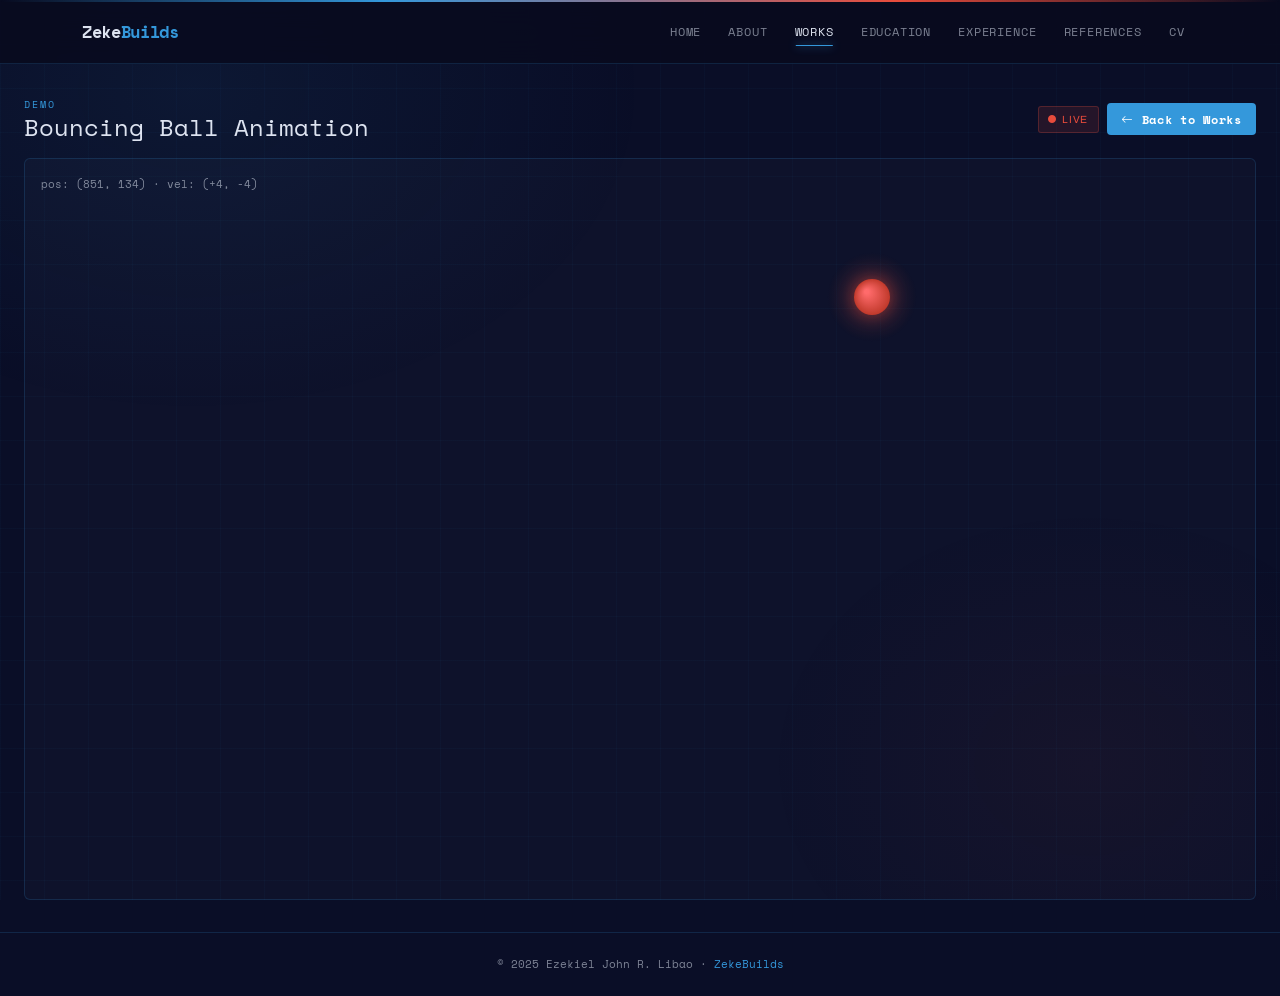
<file: bouncing-ball.html>
<!DOCTYPE html>
<html lang="en" data-bs-theme="dark">
<head>
  <meta charset="UTF-8">
  <meta name="viewport" content="width=device-width, initial-scale=1.0">
  <title>Bouncing Ball — Ezekiel John R. Libao</title>
  <link href="https://cdn.jsdelivr.net/npm/bootstrap@5.3.3/dist/css/bootstrap.min.css" rel="stylesheet">
  <link href="https://cdn.jsdelivr.net/npm/bootstrap-icons@1.11.3/font/bootstrap-icons.min.css" rel="stylesheet">
  <link href="https://fonts.googleapis.com/css2?family=Space+Mono:wght@400;700&family=Archivo:wght@300;400;500;600;700&display=swap" rel="stylesheet">
  <link rel="stylesheet" href="css/custom.css">
</head>
<body>

  <div class="glow-line"></div>

  <!-- NAVBAR -->
  <nav class="navbar navbar-expand-lg">
    <div class="container">
      <a class="navbar-brand" href="index.html">Zeke<span class="accent">Builds</span></a>
      <button class="navbar-toggler" type="button" data-bs-toggle="collapse" data-bs-target="#navMenu"
              aria-controls="navMenu" aria-expanded="false" aria-label="Toggle navigation">
        <span class="navbar-toggler-icon"></span>
      </button>
      <div class="collapse navbar-collapse" id="navMenu">
        <ul class="navbar-nav ms-auto">
          <li class="nav-item"><a class="nav-link" href="index.html">Home</a></li>
          <li class="nav-item"><a class="nav-link" href="about.html">About</a></li>
          <li class="nav-item"><a class="nav-link active" aria-current="page" href="works.html">Works</a></li>
          <li class="nav-item"><a class="nav-link" href="education.html">Education</a></li>
          <li class="nav-item"><a class="nav-link" href="experience.html">Experience</a></li>
          <li class="nav-item"><a class="nav-link" href="references.html">References</a></li>
          <li class="nav-item"><a class="nav-link" href="cv.html" target="_blank" rel="noopener">CV</a></li>
        </ul>
      </div>
    </div>
  </nav>

  <main class="page-wrap compact">
    <div class="container-fluid px-3 px-md-4">

      <div class="d-flex align-items-center justify-content-between flex-wrap gap-3 mb-3">
        <div>
          <p class="section-label mb-0">Demo</p>
          <h1 class="h4 font-mono mb-0">Bouncing Ball <span class="accent">Animation</span></h1>
        </div>
        <div class="d-flex align-items-center gap-2">
          <span class="canvas-badge">
            <i class="bi bi-circle-fill icon-dot" aria-hidden="true"></i> LIVE
          </span>
          <a href="works.html" class="btn-primary-custom btn-sm-custom">
            <i class="bi bi-arrow-left" aria-hidden="true"></i> Back to Works
          </a>
        </div>
      </div>

      <div class="canvas-wrap">
        <canvas id="ballCanvas" aria-label="Bouncing red ball animation"></canvas>
        <div class="canvas-overlay">
          <div id="ballInfo">pos: (0, 0)</div>
        </div>
      </div>

    </div>
  </main>

  <footer class="site-footer">
    <div class="container">
      &copy; 2025 Ezekiel John R. Libao &middot; <span class="text-blue">ZekeBuilds</span>
    </div>
  </footer>

  <script src="https://cdn.jsdelivr.net/npm/bootstrap@5.3.3/dist/js/bootstrap.bundle.min.js"></script>
  <script>
    const canvas = document.getElementById('ballCanvas');
    const ctx    = canvas.getContext('2d');
    const info   = document.getElementById('ballInfo');

    const RADIUS = 18;
    const SPEED  = 4;

    let x, y, dx, dy;

    function resize() {
      canvas.width  = canvas.offsetWidth;
      canvas.height = canvas.offsetHeight;
      if (x === undefined) {
        x  = canvas.width  / 2;
        y  = canvas.height / 2;
        dx = SPEED;
        dy = -SPEED;
      } else {
        x = Math.max(RADIUS, Math.min(canvas.width  - RADIUS, x));
        y = Math.max(RADIUS, Math.min(canvas.height - RADIUS, y));
      }
    }

    function draw() {
      ctx.clearRect(0, 0, canvas.width, canvas.height);

      // Glow trail
      const grad = ctx.createRadialGradient(x, y, 2, x, y, RADIUS * 2.5);
      grad.addColorStop(0, 'rgba(231,76,60,0.18)');
      grad.addColorStop(1, 'rgba(231,76,60,0)');
      ctx.beginPath();
      ctx.arc(x, y, RADIUS * 2.5, 0, Math.PI * 2);
      ctx.fillStyle = grad;
      ctx.fill();

      // Ball
      const ballGrad = ctx.createRadialGradient(x - RADIUS * 0.3, y - RADIUS * 0.3, 2, x, y, RADIUS);
      ballGrad.addColorStop(0, '#ff6b6b');
      ballGrad.addColorStop(1, '#c0392b');
      ctx.beginPath();
      ctx.arc(x, y, RADIUS, 0, Math.PI * 2);
      ctx.fillStyle    = ballGrad;
      ctx.shadowColor  = 'rgba(231,76,60,0.6)';
      ctx.shadowBlur   = 18;
      ctx.fill();
      ctx.shadowBlur   = 0;

      // Physics
      x += dx;
      y += dy;

      if (x + RADIUS >= canvas.width  || x - RADIUS <= 0) { dx = -dx; x = Math.max(RADIUS, Math.min(canvas.width  - RADIUS, x)); }
      if (y + RADIUS >= canvas.height || y - RADIUS <= 0) { dy = -dy; y = Math.max(RADIUS, Math.min(canvas.height - RADIUS, y)); }

      if (info) info.textContent = `pos: (${Math.round(x)}, ${Math.round(y)}) · vel: (${dx > 0 ? '+' : ''}${dx}, ${dy > 0 ? '+' : ''}${dy})`;

      requestAnimationFrame(draw);
    }

    window.addEventListener('resize', resize);
    resize();
    draw();
  </script>
</body>
</html>
</file>
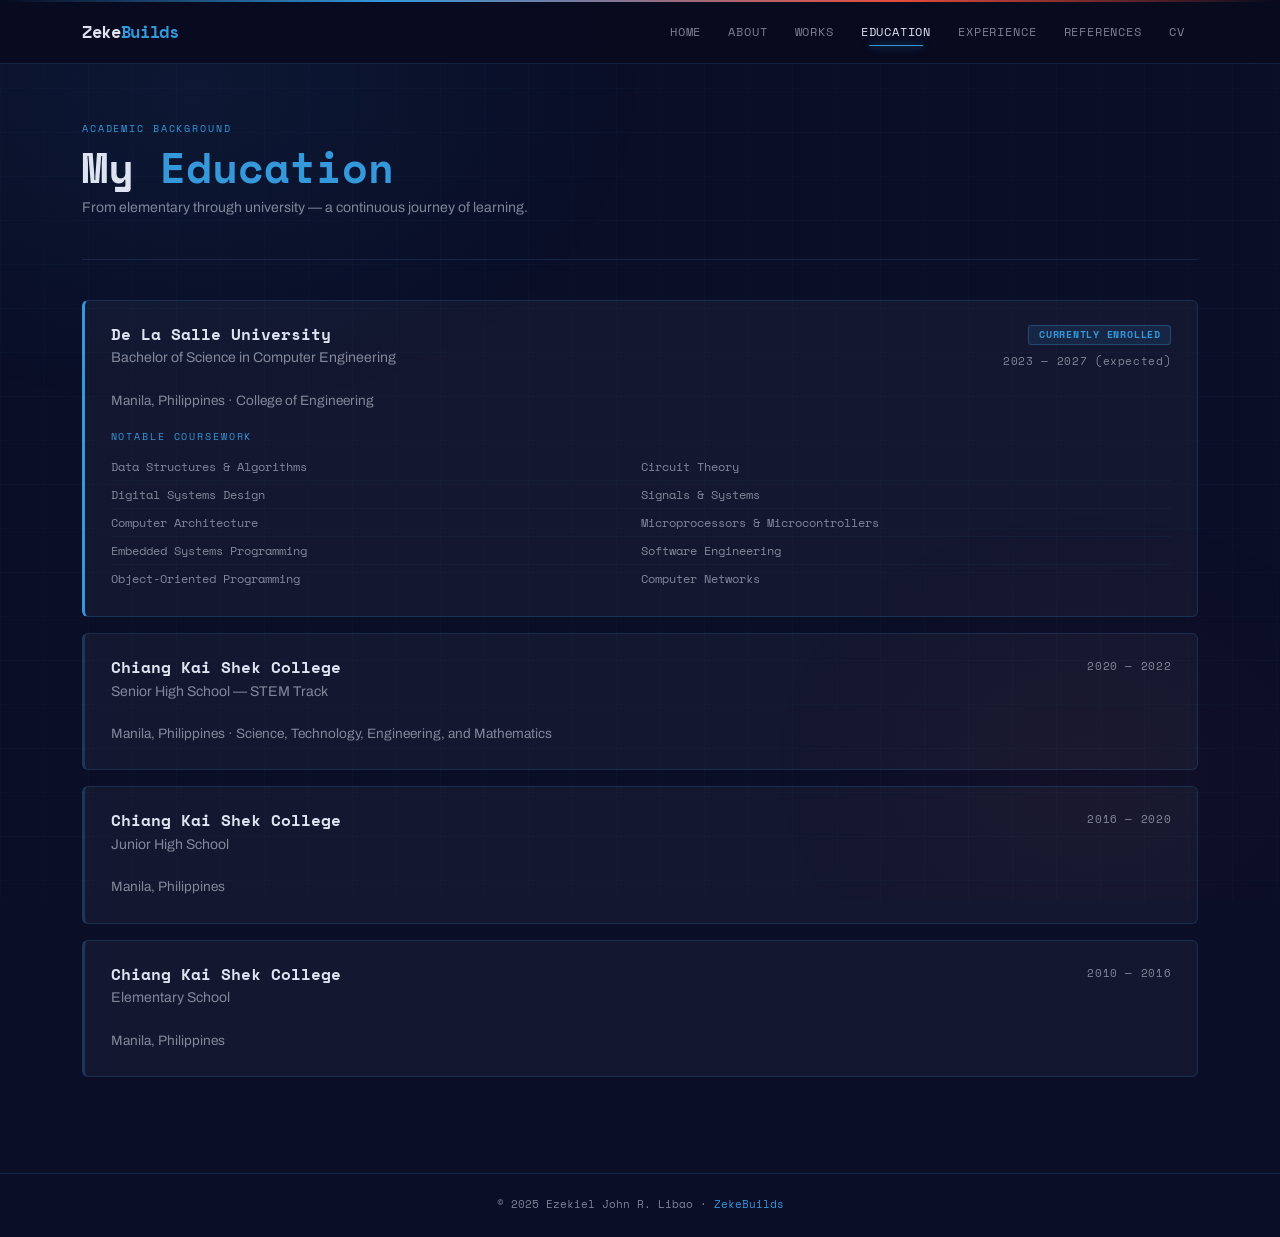
<file: education.html>
<!DOCTYPE html>
<html lang="en" data-bs-theme="dark">
<head>
  <meta charset="UTF-8">
  <meta name="viewport" content="width=device-width, initial-scale=1.0">
  <title>Education — Ezekiel John R. Libao</title>
  <link href="https://cdn.jsdelivr.net/npm/bootstrap@5.3.3/dist/css/bootstrap.min.css" rel="stylesheet">
  <link href="https://cdn.jsdelivr.net/npm/bootstrap-icons@1.11.3/font/bootstrap-icons.min.css" rel="stylesheet">
  <link href="https://fonts.googleapis.com/css2?family=Space+Mono:wght@400;700&family=Archivo:wght@300;400;500;600;700&display=swap" rel="stylesheet">
  <link rel="stylesheet" href="css/custom.css">
</head>
<body>

  <div class="glow-line"></div>

  <!-- NAVBAR -->
  <nav class="navbar navbar-expand-lg">
    <div class="container">
      <a class="navbar-brand" href="index.html">Zeke<span class="accent">Builds</span></a>
      <button class="navbar-toggler" type="button" data-bs-toggle="collapse" data-bs-target="#navMenu"
              aria-controls="navMenu" aria-expanded="false" aria-label="Toggle navigation">
        <span class="navbar-toggler-icon"></span>
      </button>
      <div class="collapse navbar-collapse" id="navMenu">
        <ul class="navbar-nav ms-auto">
          <li class="nav-item"><a class="nav-link" href="index.html">Home</a></li>
          <li class="nav-item"><a class="nav-link" href="about.html">About</a></li>
          <li class="nav-item"><a class="nav-link" href="works.html">Works</a></li>
          <li class="nav-item"><a class="nav-link active" aria-current="page" href="education.html">Education</a></li>
          <li class="nav-item"><a class="nav-link" href="experience.html">Experience</a></li>
          <li class="nav-item"><a class="nav-link" href="references.html">References</a></li>
          <li class="nav-item"><a class="nav-link" href="cv.html" target="_blank" rel="noopener">CV</a></li>
        </ul>
      </div>
    </div>
  </nav>

  <main class="page-wrap">
    <div class="container">

      <div class="fade-up d1">
        <p class="section-label">Academic Background</p>
        <h1 class="page-title mb-1">My <span class="accent">Education</span></h1>
        <p class="text-sub" style="font-size:0.88rem;">
          From elementary through university — a continuous journey of learning.
        </p>
      </div>

      <div class="divider-line"></div>

      <div class="d-flex flex-column gap-3">

        <!-- DLSU -->
        <div class="edu-entry current fade-up d2">
          <div class="d-flex align-items-start justify-content-between flex-wrap gap-2 mb-2">
            <div>
              <h2 class="edu-school">De La Salle University</h2>
              <p class="edu-degree">Bachelor of Science in Computer Engineering</p>
            </div>
            <div class="d-flex flex-column align-items-end gap-2">
              <span class="badge badge-enrolled">CURRENTLY ENROLLED</span>
              <span class="edu-period">2023 — 2027 (expected)</span>
            </div>
          </div>

          <p class="text-sub mb-3" style="font-size:0.85rem;">
            Manila, Philippines &middot; College of Engineering
          </p>

          <p class="section-label mb-2">Notable Coursework</p>
          <div class="row g-0">
            <div class="col-12 col-sm-6">
              <div class="coursework-item">Data Structures &amp; Algorithms</div>
              <div class="coursework-item">Digital Systems Design</div>
              <div class="coursework-item">Computer Architecture</div>
              <div class="coursework-item">Embedded Systems Programming</div>
              <div class="coursework-item">Object-Oriented Programming</div>
            </div>
            <div class="col-12 col-sm-6">
              <div class="coursework-item">Circuit Theory</div>
              <div class="coursework-item">Signals &amp; Systems</div>
              <div class="coursework-item">Microprocessors &amp; Microcontrollers</div>
              <div class="coursework-item">Software Engineering</div>
              <div class="coursework-item">Computer Networks</div>
            </div>
          </div>
        </div>

        <!-- Chiang Kai Shek — Senior High -->
        <div class="edu-entry past fade-up d3">
          <div class="d-flex align-items-start justify-content-between flex-wrap gap-2 mb-2">
            <div>
              <h2 class="edu-school">Chiang Kai Shek College</h2>
              <p class="edu-degree">Senior High School — STEM Track</p>
            </div>
            <span class="edu-period">2020 — 2022</span>
          </div>
          <p class="text-sub mb-0" style="font-size:0.85rem;">
            Manila, Philippines &middot; Science, Technology, Engineering, and Mathematics
          </p>
        </div>

        <!-- Chiang Kai Shek — Junior High -->
        <div class="edu-entry past fade-up d4">
          <div class="d-flex align-items-start justify-content-between flex-wrap gap-2 mb-2">
            <div>
              <h2 class="edu-school">Chiang Kai Shek College</h2>
              <p class="edu-degree">Junior High School</p>
            </div>
            <span class="edu-period">2016 — 2020</span>
          </div>
          <p class="text-sub mb-0" style="font-size:0.85rem;">
            Manila, Philippines
          </p>
        </div>

        <!-- Chiang Kai Shek — Elementary -->
        <div class="edu-entry past fade-up d5">
          <div class="d-flex align-items-start justify-content-between flex-wrap gap-2 mb-2">
            <div>
              <h2 class="edu-school">Chiang Kai Shek College</h2>
              <p class="edu-degree">Elementary School</p>
            </div>
            <span class="edu-period">2010 — 2016</span>
          </div>
          <p class="text-sub mb-0" style="font-size:0.85rem;">
            Manila, Philippines
          </p>
        </div>

      </div>
    </div>
  </main>

  <footer class="site-footer">
    <div class="container">
      &copy; 2025 Ezekiel John R. Libao &middot; <span class="text-blue">ZekeBuilds</span>
    </div>
  </footer>

  <div id="toast-container" aria-live="assertive" aria-atomic="true"></div>

  <script src="https://cdn.jsdelivr.net/npm/bootstrap@5.3.3/dist/js/bootstrap.bundle.min.js"></script>
  <script src="js/script.js"></script>
</body>
</html>
</file>
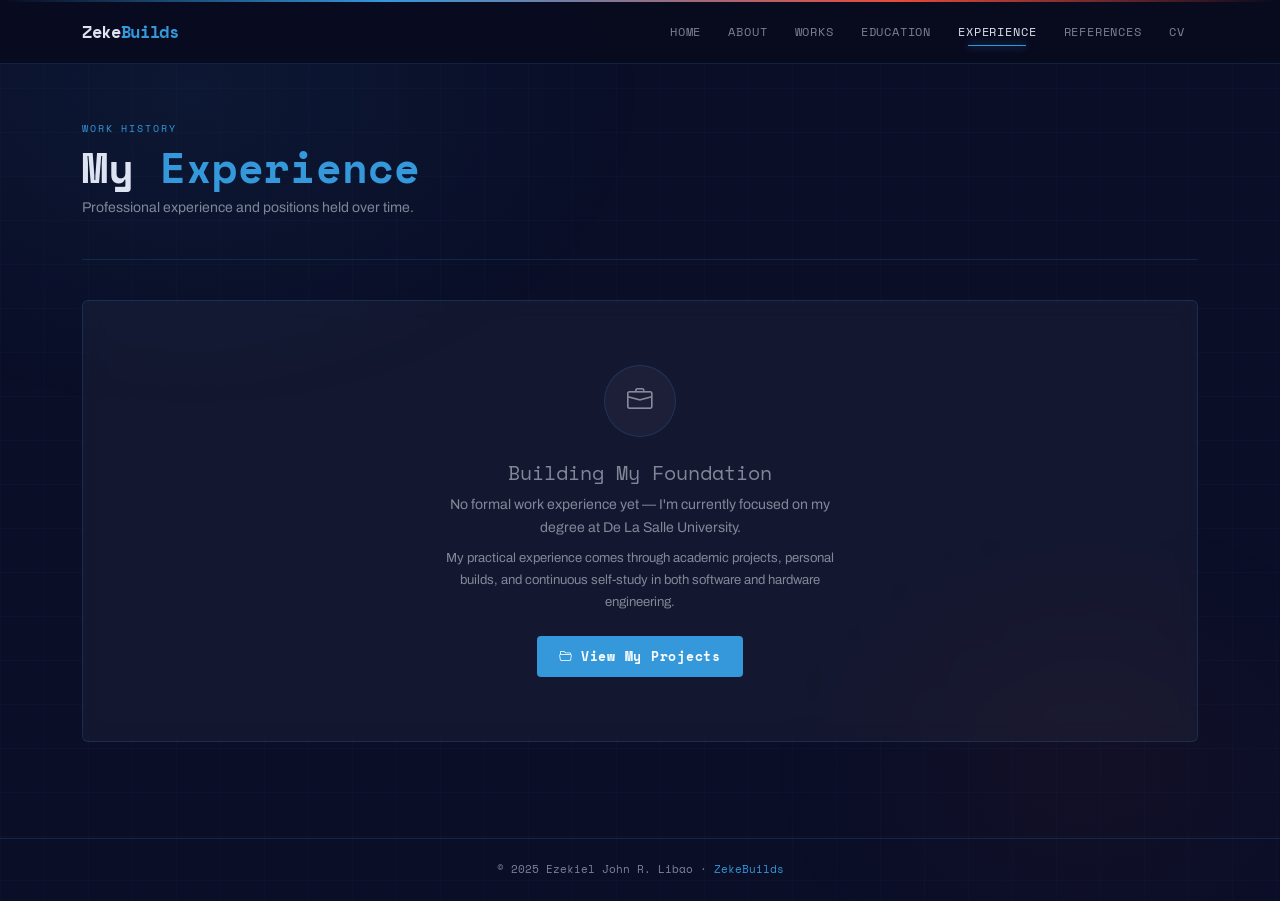
<file: experience.html>
<!DOCTYPE html>
<html lang="en" data-bs-theme="dark">
<head>
  <meta charset="UTF-8">
  <meta name="viewport" content="width=device-width, initial-scale=1.0">
  <title>Experience — Ezekiel John R. Libao</title>
  <link href="https://cdn.jsdelivr.net/npm/bootstrap@5.3.3/dist/css/bootstrap.min.css" rel="stylesheet">
  <link href="https://cdn.jsdelivr.net/npm/bootstrap-icons@1.11.3/font/bootstrap-icons.min.css" rel="stylesheet">
  <link href="https://fonts.googleapis.com/css2?family=Space+Mono:wght@400;700&family=Archivo:wght@300;400;500;600;700&display=swap" rel="stylesheet">
  <link rel="stylesheet" href="css/custom.css">
</head>
<body>

  <div class="glow-line"></div>

  <!-- NAVBAR -->
  <nav class="navbar navbar-expand-lg">
    <div class="container">
      <a class="navbar-brand" href="index.html">Zeke<span class="accent">Builds</span></a>
      <button class="navbar-toggler" type="button" data-bs-toggle="collapse" data-bs-target="#navMenu"
              aria-controls="navMenu" aria-expanded="false" aria-label="Toggle navigation">
        <span class="navbar-toggler-icon"></span>
      </button>
      <div class="collapse navbar-collapse" id="navMenu">
        <ul class="navbar-nav ms-auto">
          <li class="nav-item"><a class="nav-link" href="index.html">Home</a></li>
          <li class="nav-item"><a class="nav-link" href="about.html">About</a></li>
          <li class="nav-item"><a class="nav-link" href="works.html">Works</a></li>
          <li class="nav-item"><a class="nav-link" href="education.html">Education</a></li>
          <li class="nav-item"><a class="nav-link active" aria-current="page" href="experience.html">Experience</a></li>
          <li class="nav-item"><a class="nav-link" href="references.html">References</a></li>
          <li class="nav-item"><a class="nav-link" href="cv.html" target="_blank" rel="noopener">CV</a></li>
        </ul>
      </div>
    </div>
  </nav>

  <main class="page-wrap">
    <div class="container">

      <div class="fade-up d1">
        <p class="section-label">Work History</p>
        <h1 class="page-title mb-1">My <span class="accent">Experience</span></h1>
        <p class="text-sub" style="font-size:0.88rem;">
          Professional experience and positions held over time.
        </p>
      </div>

      <div class="divider-line"></div>

      <!-- Empty state -->
      <div class="glass fade-up d2">
        <div class="exp-empty">
          <div class="exp-empty-icon" aria-hidden="true">
            <i class="bi bi-briefcase text-sub" style="font-size:1.6rem;"></i>
          </div>
          <h2 class="h5 font-mono mb-2" style="color: var(--text-sub);">Building My Foundation</h2>
          <p class="text-sub mb-1" style="font-size:0.88rem; max-width:400px; margin:0 auto;">
            No formal work experience yet — I'm currently focused on my degree at De La Salle University.
          </p>
          <p class="text-sub mt-2 mb-0" style="font-size:0.82rem; max-width:420px; margin:0 auto;">
            My practical experience comes through academic projects, personal builds, and continuous
            self-study in both software and hardware engineering.
          </p>
          <div class="mt-4">
            <a href="works.html" class="btn-primary-custom">
              <i class="bi bi-folder2-open"></i> View My Projects
            </a>
          </div>
        </div>
      </div>

    </div>
  </main>

  <footer class="site-footer">
    <div class="container">
      &copy; 2025 Ezekiel John R. Libao &middot; <span class="text-blue">ZekeBuilds</span>
    </div>
  </footer>

  <div id="toast-container" aria-live="assertive" aria-atomic="true"></div>

  <script src="https://cdn.jsdelivr.net/npm/bootstrap@5.3.3/dist/js/bootstrap.bundle.min.js"></script>
  <script src="js/script.js"></script>
</body>
</html>
</file>
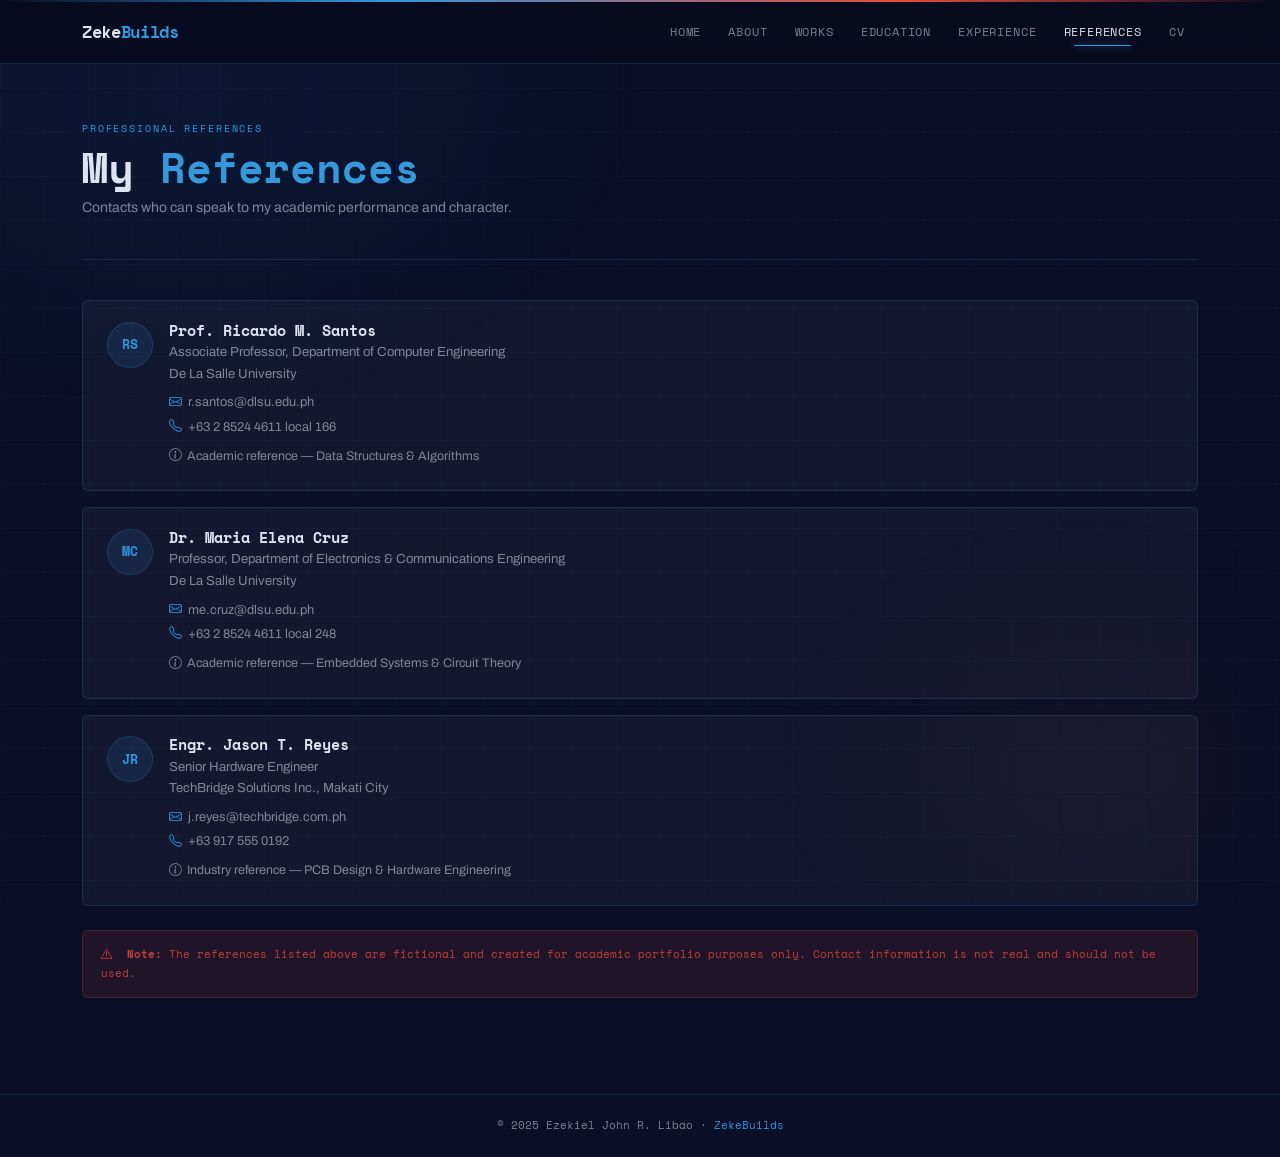
<file: references.html>
<!DOCTYPE html>
<html lang="en" data-bs-theme="dark">
<head>
  <meta charset="UTF-8">
  <meta name="viewport" content="width=device-width, initial-scale=1.0">
  <title>References — Ezekiel John R. Libao</title>
  <link href="https://cdn.jsdelivr.net/npm/bootstrap@5.3.3/dist/css/bootstrap.min.css" rel="stylesheet">
  <link href="https://cdn.jsdelivr.net/npm/bootstrap-icons@1.11.3/font/bootstrap-icons.min.css" rel="stylesheet">
  <link href="https://fonts.googleapis.com/css2?family=Space+Mono:wght@400;700&family=Archivo:wght@300;400;500;600;700&display=swap" rel="stylesheet">
  <link rel="stylesheet" href="css/custom.css">
</head>
<body>

  <div class="glow-line"></div>

  <!-- NAVBAR -->
  <nav class="navbar navbar-expand-lg">
    <div class="container">
      <a class="navbar-brand" href="index.html">Zeke<span class="accent">Builds</span></a>
      <button class="navbar-toggler" type="button" data-bs-toggle="collapse" data-bs-target="#navMenu"
              aria-controls="navMenu" aria-expanded="false" aria-label="Toggle navigation">
        <span class="navbar-toggler-icon"></span>
      </button>
      <div class="collapse navbar-collapse" id="navMenu">
        <ul class="navbar-nav ms-auto">
          <li class="nav-item"><a class="nav-link" href="index.html">Home</a></li>
          <li class="nav-item"><a class="nav-link" href="about.html">About</a></li>
          <li class="nav-item"><a class="nav-link" href="works.html">Works</a></li>
          <li class="nav-item"><a class="nav-link" href="education.html">Education</a></li>
          <li class="nav-item"><a class="nav-link" href="experience.html">Experience</a></li>
          <li class="nav-item"><a class="nav-link active" aria-current="page" href="references.html">References</a></li>
          <li class="nav-item"><a class="nav-link" href="cv.html" target="_blank" rel="noopener">CV</a></li>
        </ul>
      </div>
    </div>
  </nav>

  <main class="page-wrap">
    <div class="container">

      <div class="fade-up d1">
        <p class="section-label">Professional References</p>
        <h1 class="page-title mb-1">My <span class="accent">References</span></h1>
        <p class="text-sub" style="font-size:0.88rem;">
          Contacts who can speak to my academic performance and character.
        </p>
      </div>

      <div class="divider-line"></div>

      <div class="d-flex flex-column gap-3">

        <!-- Reference 1 -->
        <div class="ref-entry fade-up d2">
          <div class="ref-avatar" aria-label="Prof. Ricardo M. Santos initials">RS</div>
          <div class="flex-grow-1">
            <h2 class="ref-name">Prof. Ricardo M. Santos</h2>
            <p class="ref-title">Associate Professor, Department of Computer Engineering<br>De La Salle University</p>
            <div class="ref-detail">
              <i class="bi bi-envelope text-blue" aria-hidden="true"></i>
              <span>r.santos@dlsu.edu.ph</span>
            </div>
            <div class="ref-detail">
              <i class="bi bi-telephone text-blue" aria-hidden="true"></i>
              <span>+63 2 8524 4611 local 166</span>
            </div>
            <div class="ref-detail detail-text mt-2">
              <i class="bi bi-info-circle" aria-hidden="true"></i>
              <span>Academic reference — Data Structures &amp; Algorithms</span>
            </div>
          </div>
        </div>

        <!-- Reference 2 -->
        <div class="ref-entry fade-up d3">
          <div class="ref-avatar" aria-label="Dr. Maria Elena Cruz initials">MC</div>
          <div class="flex-grow-1">
            <h2 class="ref-name">Dr. Maria Elena Cruz</h2>
            <p class="ref-title">Professor, Department of Electronics &amp; Communications Engineering<br>De La Salle University</p>
            <div class="ref-detail">
              <i class="bi bi-envelope text-blue" aria-hidden="true"></i>
              <span>me.cruz@dlsu.edu.ph</span>
            </div>
            <div class="ref-detail">
              <i class="bi bi-telephone text-blue" aria-hidden="true"></i>
              <span>+63 2 8524 4611 local 248</span>
            </div>
            <div class="ref-detail detail-text mt-2">
              <i class="bi bi-info-circle" aria-hidden="true"></i>
              <span>Academic reference — Embedded Systems &amp; Circuit Theory</span>
            </div>
          </div>
        </div>

        <!-- Reference 3 -->
        <div class="ref-entry fade-up d4">
          <div class="ref-avatar" aria-label="Engr. Jason T. Reyes initials">JR</div>
          <div class="flex-grow-1">
            <h2 class="ref-name">Engr. Jason T. Reyes</h2>
            <p class="ref-title">Senior Hardware Engineer<br>TechBridge Solutions Inc., Makati City</p>
            <div class="ref-detail">
              <i class="bi bi-envelope text-blue" aria-hidden="true"></i>
              <span>j.reyes@techbridge.com.ph</span>
            </div>
            <div class="ref-detail">
              <i class="bi bi-telephone text-blue" aria-hidden="true"></i>
              <span>+63 917 555 0192</span>
            </div>
            <div class="ref-detail detail-text mt-2">
              <i class="bi bi-info-circle" aria-hidden="true"></i>
              <span>Industry reference — PCB Design &amp; Hardware Engineering</span>
            </div>
          </div>
        </div>

      </div>

      <!-- Disclaimer -->
      <div class="ref-disclaimer mt-4 fade-up d5">
        <i class="bi bi-exclamation-triangle me-2" aria-hidden="true"></i>
        <strong>Note:</strong> The references listed above are fictional and created for academic portfolio
        purposes only. Contact information is not real and should not be used.
      </div>

    </div>
  </main>

  <footer class="site-footer">
    <div class="container">
      &copy; 2025 Ezekiel John R. Libao &middot; <span class="text-blue">ZekeBuilds</span>
    </div>
  </footer>

  <div id="toast-container" aria-live="assertive" aria-atomic="true"></div>

  <script src="https://cdn.jsdelivr.net/npm/bootstrap@5.3.3/dist/js/bootstrap.bundle.min.js"></script>
  <script src="js/script.js"></script>
</body>
</html>
</file>
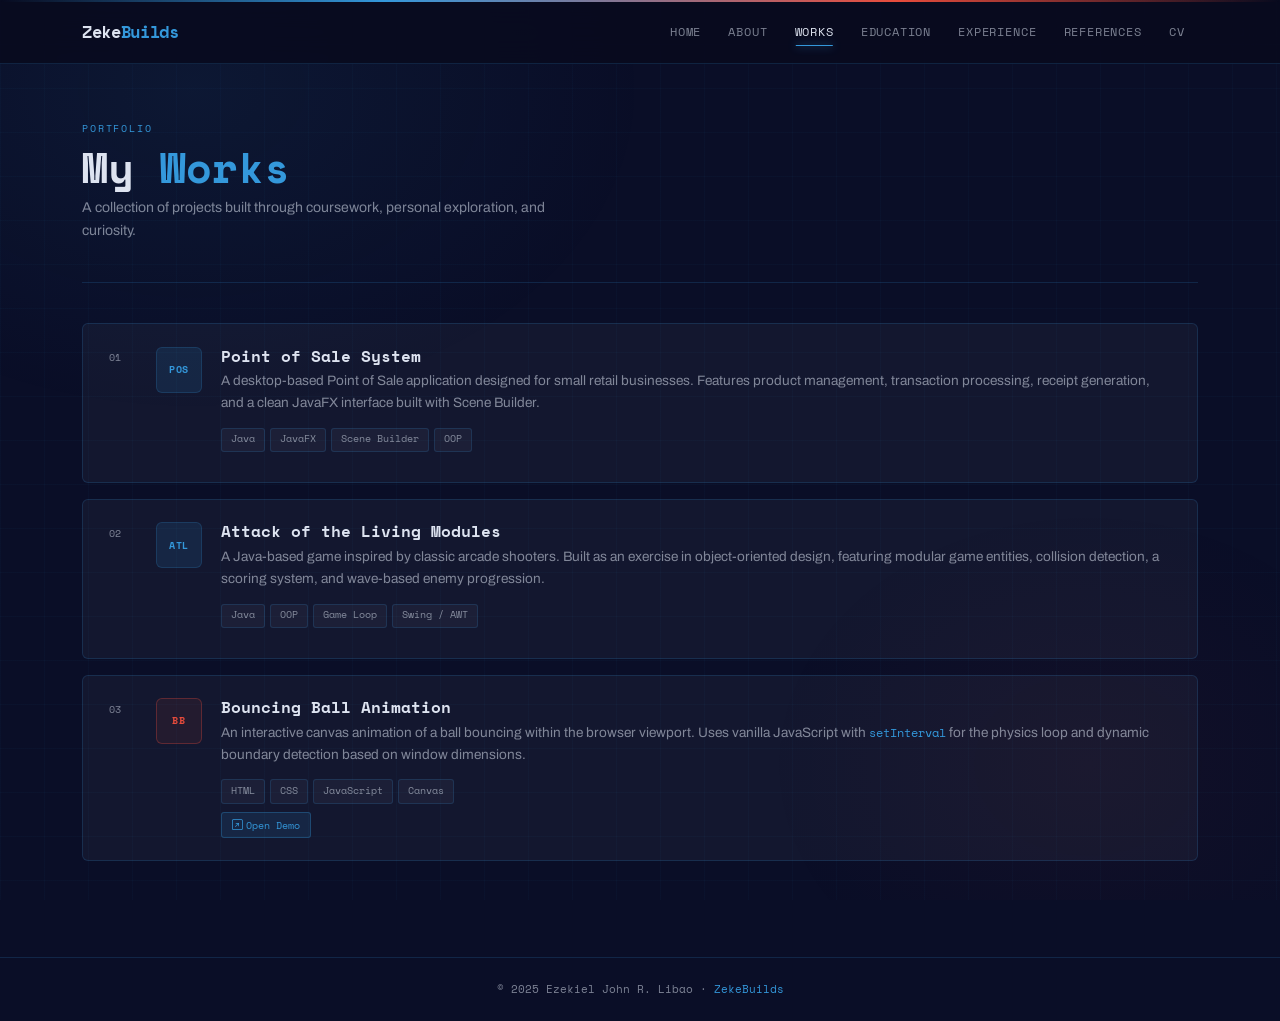
<file: works.html>
<!DOCTYPE html>
<html lang="en" data-bs-theme="dark">
<head>
  <meta charset="UTF-8">
  <meta name="viewport" content="width=device-width, initial-scale=1.0">
  <title>Works — Ezekiel John R. Libao</title>
  <link href="https://cdn.jsdelivr.net/npm/bootstrap@5.3.3/dist/css/bootstrap.min.css" rel="stylesheet">
  <link href="https://cdn.jsdelivr.net/npm/bootstrap-icons@1.11.3/font/bootstrap-icons.min.css" rel="stylesheet">
  <link href="https://fonts.googleapis.com/css2?family=Space+Mono:wght@400;700&family=Archivo:wght@300;400;500;600;700&display=swap" rel="stylesheet">
  <link rel="stylesheet" href="css/custom.css">
</head>
<body>

  <div class="glow-line"></div>

  <!-- NAVBAR -->
  <nav class="navbar navbar-expand-lg">
    <div class="container">
      <a class="navbar-brand" href="index.html">Zeke<span class="accent">Builds</span></a>
      <button class="navbar-toggler" type="button" data-bs-toggle="collapse" data-bs-target="#navMenu"
              aria-controls="navMenu" aria-expanded="false" aria-label="Toggle navigation">
        <span class="navbar-toggler-icon"></span>
      </button>
      <div class="collapse navbar-collapse" id="navMenu">
        <ul class="navbar-nav ms-auto">
          <li class="nav-item"><a class="nav-link" href="index.html">Home</a></li>
          <li class="nav-item"><a class="nav-link" href="about.html">About</a></li>
          <li class="nav-item"><a class="nav-link active" aria-current="page" href="works.html">Works</a></li>
          <li class="nav-item"><a class="nav-link" href="education.html">Education</a></li>
          <li class="nav-item"><a class="nav-link" href="experience.html">Experience</a></li>
          <li class="nav-item"><a class="nav-link" href="references.html">References</a></li>
          <li class="nav-item"><a class="nav-link" href="cv.html" target="_blank" rel="noopener">CV</a></li>
        </ul>
      </div>
    </div>
  </nav>

  <main class="page-wrap">
    <div class="container">

      <div class="fade-up d1">
        <p class="section-label">Portfolio</p>
        <h1 class="page-title mb-1">My <span class="accent">Works</span></h1>
        <p class="text-sub page-intro mw-prose">
          A collection of projects built through coursework, personal exploration, and curiosity.
        </p>
      </div>

      <div class="divider-line"></div>

      <!-- Project list -->
      <div class="d-flex flex-column gap-3">

        <!-- Project 1: POS System -->
        <div class="project-item fade-up d2">
          <span class="project-num">01</span>
          <div class="project-icon" aria-hidden="true">POS</div>
          <div class="flex-grow-1">
            <h2 class="project-title">Point of Sale System</h2>
            <p class="project-desc">
              A desktop-based Point of Sale application designed for small retail businesses.
              Features product management, transaction processing, receipt generation,
              and a clean JavaFX interface built with Scene Builder.
            </p>
            <div class="mb-2">
              <span class="tech-tag">Java</span>
              <span class="tech-tag">JavaFX</span>
              <span class="tech-tag">Scene Builder</span>
              <span class="tech-tag">OOP</span>
            </div>
          </div>
        </div>

        <!-- Project 2: Java game -->
        <div class="project-item fade-up d3">
          <span class="project-num">02</span>
          <div class="project-icon" aria-hidden="true">ATL</div>
          <div class="flex-grow-1">
            <h2 class="project-title">Attack of the Living Modules</h2>
            <p class="project-desc">
              A Java-based game inspired by classic arcade shooters. Built as an exercise in
              object-oriented design, featuring modular game entities, collision detection,
              a scoring system, and wave-based enemy progression.
            </p>
            <div class="mb-2">
              <span class="tech-tag">Java</span>
              <span class="tech-tag">OOP</span>
              <span class="tech-tag">Game Loop</span>
              <span class="tech-tag">Swing / AWT</span>
            </div>
          </div>
        </div>

        <!-- Project 3: Bouncing Ball -->
        <a href="bouncing-ball.html" class="project-item fade-up d4" target="_blank">
          <span class="project-num">03</span>
          <div class="project-icon icon-red" aria-hidden="true">BB</div>
          <div class="flex-grow-1">
            <h2 class="project-title">Bouncing Ball Animation</h2>
            <p class="project-desc">
              An interactive canvas animation of a ball bouncing within the browser viewport.
              Uses vanilla JavaScript with <code class="code-inline">setInterval</code>
              for the physics loop and dynamic boundary detection based on window dimensions.
            </p>
            <div class="mb-2">
              <span class="tech-tag">HTML</span>
              <span class="tech-tag">CSS</span>
              <span class="tech-tag">JavaScript</span>
              <span class="tech-tag">Canvas</span>
            </div>
            <span class="project-link-badge">
              <i class="bi bi-arrow-up-right-square"></i> Open Demo
            </span>
          </div>
        </a>

      </div>
    </div>
  </main>

  <footer class="site-footer">
    <div class="container">
      &copy; 2025 Ezekiel John R. Libao &middot; <span class="text-blue">ZekeBuilds</span>
    </div>
  </footer>

  <div id="toast-container" aria-live="assertive" aria-atomic="true"></div>

  <script src="https://cdn.jsdelivr.net/npm/bootstrap@5.3.3/dist/js/bootstrap.bundle.min.js"></script>
  <script src="js/script.js"></script>
</body>
</html>
</file>
<file: css/custom.css>
/* ============================================================
   DESIGN SYSTEM — Bootstrap Portfolio (ZekeBuilds)
   Dark navy · Blueprint grid · Glassmorphism · Space Mono
   ============================================================ */

/* ===== CUSTOM PROPERTIES ===== */
:root {
  --bg:           #0a0e27;
  --bg-surface:   rgba(255, 255, 255, 0.04);
  --bg-hover:     rgba(255, 255, 255, 0.07);
  --border:       rgba(52, 152, 219, 0.18);
  --border-hover: rgba(52, 152, 219, 0.45);
  --blue:         #3498db;
  --blue-dim:     rgba(52, 152, 219, 0.12);
  --blue-glow:    rgba(52, 152, 219, 0.28);
  --red:          #e74c3c;
  --red-dim:      rgba(231, 76, 60, 0.1);
  --red-glow:     rgba(231, 76, 60, 0.28);
  --green:        #2ecc71;
  --text:         #dde3f0;
  --text-sub:     rgba(221, 227, 240, 0.55);
  --font-mono:    'Space Mono', monospace;
  --font-body:    'Archivo', sans-serif;
  --radius:       6px;
}

/* ===== BASE ===== */
*, *::before, *::after { box-sizing: border-box; }
html { scroll-behavior: smooth; }

body {
  background-color: var(--bg);
  color: var(--text);
  font-family: var(--font-body);
  font-size: 0.95rem;
  line-height: 1.65;
  min-height: 100vh;
  overflow-x: hidden;
  position: relative;
}

/* Blueprint grid background */
body::before {
  content: '';
  position: fixed;
  inset: 0;
  background-image:
    linear-gradient(rgba(52, 152, 219, 0.035) 1px, transparent 1px),
    linear-gradient(90deg, rgba(52, 152, 219, 0.035) 1px, transparent 1px);
  background-size: 44px 44px;
  pointer-events: none;
  z-index: 0;
}

/* Ambient glow */
body::after {
  content: '';
  position: fixed;
  inset: 0;
  background:
    radial-gradient(ellipse 700px 500px at 15% 10%, rgba(52, 152, 219, 0.07) 0%, transparent 65%),
    radial-gradient(ellipse 500px 400px at 85% 85%, rgba(231, 76, 60, 0.04) 0%, transparent 65%);
  pointer-events: none;
  z-index: 0;
}

/* ===== GLOW LINE ===== */
.glow-line {
  position: fixed;
  top: 0;
  left: 0;
  right: 0;
  height: 2px;
  background: linear-gradient(90deg, transparent 0%, var(--blue) 30%, var(--red) 70%, transparent 100%);
  z-index: 9999;
  pointer-events: none;
}

/* ===== NAVBAR ===== */
.navbar {
  background: rgba(8, 11, 30, 0.88) !important;
  backdrop-filter: blur(18px);
  -webkit-backdrop-filter: blur(18px);
  border-bottom: 1px solid var(--border);
  padding-top: 0.8rem;
  padding-bottom: 0.8rem;
  position: sticky;
  top: 0;
  z-index: 1030;
}

.navbar-brand {
  font-family: var(--font-mono);
  font-size: 1.05rem;
  font-weight: 700;
  color: var(--text) !important;
  letter-spacing: -0.02em;
  text-decoration: none;
}

.navbar-brand .accent { color: var(--blue); }
.navbar-brand .accent-red { color: var(--red); }

.nav-link {
  font-family: var(--font-mono);
  font-size: 0.72rem;
  letter-spacing: 0.07em;
  text-transform: uppercase;
  color: var(--text-sub) !important;
  padding: 0.45rem 0.85rem !important;
  position: relative;
  transition: color 0.2s ease;
}

.nav-link::after {
  content: '';
  position: absolute;
  bottom: 2px;
  left: 50%;
  transform: translateX(-50%);
  width: 0;
  height: 1px;
  background: var(--blue);
  box-shadow: 0 0 8px var(--blue);
  transition: width 0.25s ease;
}

.nav-link:hover { color: var(--text) !important; }
.nav-link.active { color: var(--text) !important; }
.nav-link:hover::after,
.nav-link.active::after { width: 55%; }

.navbar-toggler {
  border: 1px solid var(--border) !important;
  padding: 0.35rem 0.6rem;
  color: var(--text) !important;
}

.navbar-toggler:focus { box-shadow: 0 0 0 3px var(--blue-glow) !important; }

.navbar-toggler-icon {
  background-image: url("data:image/svg+xml,%3csvg xmlns='http://www.w3.org/2000/svg' viewBox='0 0 30 30'%3e%3cpath stroke='rgba(221,227,240,0.8)' stroke-linecap='round' stroke-miterlimit='10' stroke-width='2' d='M4 7h22M4 15h22M4 23h22'/%3e%3c/svg%3e") !important;
}

/* ===== PAGE WRAPPER ===== */
.page-wrap {
  position: relative;
  z-index: 1;
  padding-top: 3.5rem;
  padding-bottom: 6rem;
}

/* ===== GLASS PANEL ===== */
.glass {
  background: var(--bg-surface);
  backdrop-filter: blur(10px);
  -webkit-backdrop-filter: blur(10px);
  border: 1px solid var(--border);
  border-radius: var(--radius);
  transition: border-color 0.2s, box-shadow 0.2s;
}

.glass:hover {
  border-color: var(--border-hover);
}

/* ===== TYPOGRAPHY ===== */
h1, h2, h3, h4, h5, h6 {
  font-family: var(--font-mono);
  color: var(--text);
}

.page-title {
  font-family: var(--font-mono);
  font-size: clamp(1.8rem, 4vw, 2.6rem);
  font-weight: 700;
  margin-bottom: 0.2rem;
  line-height: 1.15;
}

.page-title .accent { color: var(--blue); }

.section-label {
  font-family: var(--font-mono);
  font-size: 0.65rem;
  letter-spacing: 0.18em;
  text-transform: uppercase;
  color: var(--blue);
  margin-bottom: 0.4rem;
  display: block;
}

.divider-line {
  height: 1px;
  background: var(--border);
  margin: 2.5rem 0;
}

.text-sub { color: var(--text-sub); }
.text-blue { color: var(--blue); }
.text-red { color: var(--red); }
.font-mono { font-family: var(--font-mono); }

/* ===== GREETING BAR ===== */
.greeting-bar {
  display: flex;
  align-items: center;
  gap: 0.85rem;
  padding: 0.6rem 1.1rem;
  background: var(--blue-dim);
  border: 1px solid var(--border);
  border-radius: var(--radius);
  font-family: var(--font-mono);
  font-size: 0.8rem;
  margin-bottom: 3rem;
}

.greeting-text { color: var(--text-sub); }
.clock-divider { color: var(--border-hover); font-size: 0.9rem; }
.live-clock { color: var(--blue); letter-spacing: 0.1em; }

/* ===== HERO ===== */
.hero-inner {
  display: flex;
  align-items: center;
  gap: 3rem;
}

.hero-text {
  flex: 1;
  min-width: 0;
}

.hero-photo-wrap {
  flex-shrink: 0;
  align-self: center;
}

.hero-photo {
  width: 220px;
  height: 220px;
  object-fit: cover;
  border-radius: 50%;
  border: 3px solid var(--blue);
  box-shadow: 0 0 30px var(--blue-glow);
  display: block;
}

@media (max-width: 640px) {
  .hero-inner {
    flex-direction: column-reverse;
    align-items: flex-start;
    gap: 1.5rem;
  }
  .hero-photo {
    width: 120px;
    height: 120px;
  }
}

.hero-name {
  font-family: var(--font-mono);
  font-size: clamp(2rem, 5.5vw, 3.8rem);
  font-weight: 700;
  line-height: 1.1;
  margin-bottom: 0.6rem;
}

.hero-name .line2 {
  color: var(--blue);
}

.hero-role {
  font-family: var(--font-mono);
  font-size: clamp(0.72rem, 1.8vw, 0.88rem);
  color: var(--text-sub);
  letter-spacing: 0.14em;
  text-transform: uppercase;
  margin-bottom: 1.4rem;
}

.hero-role .sep { color: var(--border-hover); margin: 0 0.6rem; }

.hero-bio {
  font-size: 0.95rem;
  color: var(--text-sub);
  line-height: 1.75;
  max-width: 500px;
  margin-bottom: 2rem;
}

/* ===== SOCIAL LINKS ===== */
.social-link {
  display: inline-flex;
  align-items: center;
  gap: 0.45rem;
  padding: 0.42rem 0.9rem;
  border: 1px solid var(--border);
  border-radius: 4px;
  color: var(--text-sub);
  text-decoration: none;
  font-family: var(--font-mono);
  font-size: 0.72rem;
  letter-spacing: 0.05em;
  background: var(--bg-surface);
  transition: color 0.2s, border-color 0.2s, background 0.2s, box-shadow 0.2s;
}

.social-link:hover {
  color: var(--blue);
  border-color: var(--blue);
  background: var(--blue-dim);
  box-shadow: 0 0 10px var(--blue-glow);
}

.social-icon-badge {
  font-size: 0.6rem;
  font-weight: 700;
  background: var(--blue);
  color: var(--bg);
  padding: 0.1rem 0.28rem;
  border-radius: 2px;
  letter-spacing: 0;
}

/* ===== BUTTONS ===== */
.btn-primary-custom {
  display: inline-flex;
  align-items: center;
  gap: 0.5rem;
  padding: 0.6rem 1.4rem;
  background: var(--blue);
  color: #fff;
  border: none;
  border-radius: 4px;
  font-family: var(--font-mono);
  font-size: 0.8rem;
  font-weight: 700;
  letter-spacing: 0.06em;
  text-decoration: none;
  cursor: pointer;
  transition: background 0.2s, box-shadow 0.2s, transform 0.15s;
}

.btn-primary-custom:hover {
  background: #2281c4;
  box-shadow: 0 4px 20px var(--blue-glow);
  color: #fff;
  transform: translateY(-1px);
}

.btn-primary-custom:focus-visible {
  outline: 2px solid var(--blue);
  outline-offset: 3px;
}

/* ===== CONTACT FORM ===== */
.contact-section {
  background: var(--bg-surface);
  border: 1px solid var(--border);
  border-radius: var(--radius);
  padding: 2rem;
}

.form-label {
  font-family: var(--font-mono);
  font-size: 0.7rem;
  letter-spacing: 0.1em;
  text-transform: uppercase;
  color: var(--text-sub);
  margin-bottom: 0.35rem;
}

.form-control,
.form-control:focus {
  background: rgba(255, 255, 255, 0.035) !important;
  border: 1px solid var(--border) !important;
  color: var(--text) !important;
  border-radius: 4px !important;
  font-family: var(--font-body);
  font-size: 0.88rem;
  padding: 0.6rem 0.85rem;
  transition: border-color 0.2s, box-shadow 0.2s, background 0.2s;
}

.form-control:focus {
  background: rgba(52, 152, 219, 0.06) !important;
  border-color: var(--blue) !important;
  box-shadow: 0 0 0 3px var(--blue-glow) !important;
}

.form-control::placeholder { color: rgba(221, 227, 240, 0.2) !important; }

.form-control.is-valid {
  border-color: var(--green) !important;
  background-image: none !important;
}

.form-control.is-invalid {
  border-color: var(--red) !important;
  background-image: none !important;
}

textarea.form-control { min-height: 120px; resize: vertical; }

.valid-feedback {
  color: var(--green);
  font-size: 0.72rem;
  font-family: var(--font-mono);
  display: none;
}

.invalid-feedback {
  color: var(--red);
  font-size: 0.72rem;
  font-family: var(--font-mono);
}

/* ===== SUBMIT BUTTON ===== */
.btn-submit {
  width: 100%;
  padding: 0.75rem;
  background: var(--blue);
  color: #fff;
  border: none;
  border-radius: 4px;
  font-family: var(--font-mono);
  font-size: 0.85rem;
  font-weight: 700;
  letter-spacing: 0.06em;
  cursor: pointer;
  transition: background 0.2s, box-shadow 0.2s;
}

.btn-submit:hover:not(:disabled) {
  background: #2281c4;
  box-shadow: 0 0 22px var(--blue-glow);
}

.btn-submit:disabled { opacity: 0.6; cursor: not-allowed; }

.btn-submit:focus-visible {
  outline: 2px solid var(--blue);
  outline-offset: 3px;
}

.btn-submit.error-pulse {
  animation: errorPulse 0.4s ease;
}

@keyframes errorPulse {
  0%, 100% { background: var(--blue); }
  50%       { background: var(--red); box-shadow: 0 0 20px var(--red-glow); }
}

.spin-icon {
  display: inline-block;
  animation: spin 0.8s linear infinite;
  vertical-align: middle;
}

@keyframes spin { to { transform: rotate(360deg); } }

/* ===== VALIDATION SUMMARY ===== */
.validation-summary {
  background: var(--red-dim);
  border: 1px solid rgba(231, 76, 60, 0.25);
  border-radius: 4px;
  padding: 0.7rem 1rem;
  font-family: var(--font-mono);
  font-size: 0.72rem;
  color: var(--red);
}

.validation-summary .vs-title { margin-bottom: 0.3rem; font-weight: 700; }
.validation-summary ul { margin: 0; padding-left: 1.1rem; }
.validation-summary li { margin-bottom: 0.15rem; }

/* ===== SUCCESS MESSAGE ===== */
.success-message {
  display: flex;
  align-items: center;
  gap: 1rem;
  background: rgba(46, 204, 113, 0.07);
  border: 1px solid rgba(46, 204, 113, 0.25);
  border-radius: var(--radius);
  padding: 1.2rem 1.4rem;
}

.success-icon {
  width: 42px;
  height: 42px;
  border-radius: 50%;
  background: rgba(46, 204, 113, 0.12);
  border: 1px solid rgba(46, 204, 113, 0.35);
  display: flex;
  align-items: center;
  justify-content: center;
  font-size: 1.1rem;
  color: var(--green);
  flex-shrink: 0;
}

.success-title { font-family: var(--font-mono); font-size: 0.88rem; color: var(--green); margin: 0; }
.success-text  { font-size: 0.82rem; color: var(--text-sub); margin: 0.15rem 0 0; }

/* ===== TOAST SYSTEM ===== */
#toast-container {
  position: fixed;
  top: 1.2rem;
  right: 1.2rem;
  z-index: 9000;
  display: flex;
  flex-direction: column;
  gap: 0.5rem;
  pointer-events: none;
}

.toast-item {
  pointer-events: all;
  display: flex;
  align-items: center;
  gap: 0.65rem;
  padding: 0.75rem 1rem;
  border-radius: var(--radius);
  min-width: 260px;
  max-width: 340px;
  font-family: var(--font-mono);
  font-size: 0.72rem;
  backdrop-filter: blur(14px);
  animation: toastIn 0.25s ease forwards;
  position: relative;
  overflow: hidden;
}

.toast-item.toast-error   { background: rgba(231,76,60,0.14);   border: 1px solid rgba(231,76,60,0.35);   color: #ff8a80; }
.toast-item.toast-warning { background: rgba(241,196,15,0.1);   border: 1px solid rgba(241,196,15,0.3);   color: #ffd54f; }
.toast-item.toast-success { background: rgba(46,204,113,0.1);   border: 1px solid rgba(46,204,113,0.3);   color: #69f0ae; }

.toast-msg { flex: 1; }

.toast-close {
  background: none;
  border: none;
  color: inherit;
  cursor: pointer;
  font-size: 1rem;
  line-height: 1;
  padding: 0;
  opacity: 0.7;
  flex-shrink: 0;
}

.toast-close:hover { opacity: 1; }

.toast-progress {
  position: absolute;
  bottom: 0;
  left: 0;
  height: 2px;
  background: currentColor;
  opacity: 0.4;
  animation: toastProgress var(--dur, 4s) linear forwards;
}

@keyframes toastIn {
  from { opacity: 0; transform: translateX(16px); }
  to   { opacity: 1; transform: translateX(0); }
}

@keyframes toastProgress {
  from { width: 100%; }
  to   { width: 0%; }
}

/* ===== WORKS PAGE ===== */
.project-item {
  display: flex;
  gap: 1.2rem;
  align-items: flex-start;
  padding: 1.4rem 1.6rem;
  background: var(--bg-surface);
  border: 1px solid var(--border);
  border-radius: var(--radius);
  text-decoration: none;
  color: var(--text);
  transition: border-color 0.2s, box-shadow 0.2s, transform 0.2s;
}

.project-item:hover {
  border-color: var(--border-hover);
  box-shadow: 0 6px 30px rgba(52, 152, 219, 0.1);
  transform: translateY(-2px);
  color: var(--text);
}

.project-num {
  font-family: var(--font-mono);
  font-size: 0.65rem;
  color: var(--text-sub);
  letter-spacing: 0.05em;
  min-width: 28px;
  padding-top: 0.15rem;
}

.project-icon {
  width: 46px;
  height: 46px;
  flex-shrink: 0;
  background: var(--blue-dim);
  border: 1px solid var(--border);
  border-radius: var(--radius);
  display: flex;
  align-items: center;
  justify-content: center;
  font-family: var(--font-mono);
  font-size: 0.6rem;
  font-weight: 700;
  color: var(--blue);
  letter-spacing: 0.04em;
}

.project-title {
  font-family: var(--font-mono);
  font-size: 1rem;
  font-weight: 700;
  margin-bottom: 0.3rem;
  color: var(--text);
}

.project-desc {
  font-size: 0.85rem;
  color: var(--text-sub);
  line-height: 1.6;
  margin-bottom: 0.7rem;
}

.tech-tag {
  display: inline-block;
  padding: 0.18rem 0.55rem;
  background: var(--bg-surface);
  border: 1px solid var(--border);
  border-radius: 3px;
  font-family: var(--font-mono);
  font-size: 0.62rem;
  color: var(--text-sub);
  margin: 0.15rem 0.15rem 0 0;
}

.project-link-badge {
  font-family: var(--font-mono);
  font-size: 0.65rem;
  color: var(--blue);
  border: 1px solid rgba(52, 152, 219, 0.3);
  padding: 0.2rem 0.6rem;
  border-radius: 3px;
  background: var(--blue-dim);
  text-decoration: none;
  display: inline-flex;
  align-items: center;
  gap: 0.3rem;
  transition: background 0.2s, box-shadow 0.2s;
}

.project-link-badge:hover {
  background: rgba(52, 152, 219, 0.2);
  box-shadow: 0 0 8px var(--blue-glow);
  color: var(--blue);
}

/* ===== EDUCATION PAGE ===== */
.edu-entry {
  position: relative;
  padding: 1.5rem 1.6rem;
  background: var(--bg-surface);
  border: 1px solid var(--border);
  border-radius: var(--radius);
  border-left-width: 3px;
}

.edu-entry.current { border-left-color: var(--blue); }
.edu-entry.past    { border-left-color: rgba(52, 152, 219, 0.25); }

.edu-school {
  font-family: var(--font-mono);
  font-size: 1rem;
  font-weight: 700;
  margin-bottom: 0.15rem;
}

.edu-degree {
  font-size: 0.88rem;
  color: var(--text-sub);
  margin-bottom: 0.75rem;
}

.edu-period {
  font-family: var(--font-mono);
  font-size: 0.68rem;
  color: var(--text-sub);
  letter-spacing: 0.06em;
}

.badge-enrolled {
  background: var(--blue-dim) !important;
  color: var(--blue) !important;
  border: 1px solid rgba(52, 152, 219, 0.3);
  font-family: var(--font-mono);
  font-size: 0.6rem;
  letter-spacing: 0.08em;
  padding: 0.28rem 0.6rem;
  border-radius: 3px;
  animation: pulseGlow 2.5s ease-in-out infinite;
}

@keyframes pulseGlow {
  0%, 100% { box-shadow: 0 0 0 0 var(--blue-glow); }
  50%       { box-shadow: 0 0 0 5px transparent; }
}

.coursework-item {
  font-family: var(--font-mono);
  font-size: 0.72rem;
  color: var(--text-sub);
  padding: 0.25rem 0;
  border-bottom: 1px solid rgba(52, 152, 219, 0.06);
}

.coursework-item:last-child { border-bottom: none; }

/* ===== EXPERIENCE PAGE ===== */
.exp-empty {
  text-align: center;
  padding: 4rem 2rem;
}

.exp-empty-icon {
  width: 72px;
  height: 72px;
  margin: 0 auto 1.5rem;
  background: var(--bg-surface);
  border: 1px solid var(--border);
  border-radius: 50%;
  display: flex;
  align-items: center;
  justify-content: center;
  font-size: 1.8rem;
}

/* ===== REFERENCES PAGE ===== */
.ref-entry {
  display: flex;
  gap: 1rem;
  align-items: flex-start;
  padding: 1.3rem 1.5rem;
  background: var(--bg-surface);
  border: 1px solid var(--border);
  border-radius: var(--radius);
}

.ref-avatar {
  width: 46px;
  height: 46px;
  flex-shrink: 0;
  border-radius: 50%;
  background: var(--blue-dim);
  border: 1px solid var(--border);
  display: flex;
  align-items: center;
  justify-content: center;
  font-family: var(--font-mono);
  font-size: 0.8rem;
  font-weight: 700;
  color: var(--blue);
}

.ref-name {
  font-family: var(--font-mono);
  font-size: 0.92rem;
  font-weight: 700;
  margin-bottom: 0.1rem;
}

.ref-title { font-size: 0.82rem; color: var(--text-sub); margin-bottom: 0.5rem; }

.ref-detail {
  font-size: 0.8rem;
  color: var(--text-sub);
  display: flex;
  align-items: center;
  gap: 0.4rem;
  margin-bottom: 0.2rem;
}

.ref-disclaimer {
  background: var(--red-dim);
  border: 1px solid rgba(231, 76, 60, 0.2);
  border-radius: var(--radius);
  padding: 0.9rem 1.1rem;
  font-family: var(--font-mono);
  font-size: 0.7rem;
  color: rgba(231, 76, 60, 0.8);
}

/* ===== CV PAGE ===== */
.cv-wrap {
  max-width: 860px;
  margin: 0 auto;
}

.cv-header {
  display: flex;
  align-items: center;
  gap: 1.5rem;
  padding: 2rem;
  background: var(--bg-surface);
  border: 1px solid var(--border);
  border-radius: var(--radius);
  margin-bottom: 1.5rem;
}

.cv-avatar {
  width: 90px;
  height: 90px;
  border-radius: 50%;
  object-fit: cover;
  border: 2px solid var(--border-hover);
  flex-shrink: 0;
}

.cv-avatar-placeholder {
  width: 90px;
  height: 90px;
  border-radius: 50%;
  background: var(--blue-dim);
  border: 2px solid var(--border-hover);
  display: flex;
  align-items: center;
  justify-content: center;
  font-family: var(--font-mono);
  font-size: 1.5rem;
  font-weight: 700;
  color: var(--blue);
  flex-shrink: 0;
}

.cv-name {
  font-family: var(--font-mono);
  font-size: clamp(1.4rem, 3vw, 2rem);
  font-weight: 700;
  margin-bottom: 0.2rem;
}

.cv-subtitle {
  font-size: 0.85rem;
  color: var(--text-sub);
  margin-bottom: 0.6rem;
}

.cv-contact-row {
  display: flex;
  flex-wrap: wrap;
  gap: 0.5rem 1.2rem;
}

.cv-contact-item {
  font-family: var(--font-mono);
  font-size: 0.68rem;
  color: var(--text-sub);
  display: flex;
  align-items: center;
  gap: 0.35rem;
}

.cv-contact-item a {
  color: var(--blue);
  text-decoration: none;
}

.cv-contact-item a:hover { text-decoration: underline; }

.cv-section {
  background: var(--bg-surface);
  border: 1px solid var(--border);
  border-radius: var(--radius);
  padding: 1.5rem 1.8rem;
  margin-bottom: 1rem;
}

.cv-section-title {
  font-family: var(--font-mono);
  font-size: 0.62rem;
  letter-spacing: 0.18em;
  text-transform: uppercase;
  color: var(--blue);
  padding-bottom: 0.6rem;
  border-bottom: 1px solid var(--border);
  margin-bottom: 1rem;
}

.skill-tag {
  display: inline-block;
  padding: 0.22rem 0.6rem;
  background: var(--bg-surface);
  border: 1px solid var(--border);
  border-radius: 3px;
  font-family: var(--font-mono);
  font-size: 0.65rem;
  color: var(--text-sub);
  margin: 0.15rem;
  transition: border-color 0.2s, color 0.2s;
}

.skill-tag:hover {
  border-color: var(--blue);
  color: var(--blue);
}

.lang-row {
  display: flex;
  justify-content: space-between;
  align-items: center;
  margin-bottom: 0.6rem;
}

.lang-name {
  font-family: var(--font-mono);
  font-size: 0.78rem;
  color: var(--text-sub);
}

.lang-pct {
  font-family: var(--font-mono);
  font-size: 0.68rem;
  color: var(--blue);
}

.lang-bar {
  height: 3px;
  background: rgba(255,255,255,0.07);
  border-radius: 2px;
  overflow: hidden;
  margin-top: 0.25rem;
}

.lang-bar-fill {
  height: 100%;
  background: linear-gradient(90deg, var(--blue), rgba(52,152,219,0.35));
  border-radius: 2px;
}

/* ===== ABOUT PAGE ===== */
.profile-photo-wrap {
  width: 110px;
  height: 110px;
  border-radius: 50%;
  overflow: hidden;
  border: 2px solid var(--border-hover);
  flex-shrink: 0;
}

.profile-photo-wrap img {
  width: 100%;
  height: 100%;
  object-fit: cover;
}

.profile-photo-placeholder {
  width: 110px;
  height: 110px;
  border-radius: 50%;
  background: var(--blue-dim);
  border: 2px solid var(--border-hover);
  display: flex;
  align-items: center;
  justify-content: center;
  font-family: var(--font-mono);
  font-size: 1.8rem;
  font-weight: 700;
  color: var(--blue);
  flex-shrink: 0;
}

.interest-row {
  display: flex;
  flex-wrap: wrap;
  gap: 0.5rem;
}

.interest-pill {
  padding: 0.35rem 0.85rem;
  background: var(--bg-surface);
  border: 1px solid var(--border);
  border-radius: 999px;
  font-family: var(--font-mono);
  font-size: 0.72rem;
  color: var(--text-sub);
  transition: border-color 0.2s, color 0.2s, background 0.2s;
}

.interest-pill:hover {
  border-color: var(--blue);
  color: var(--blue);
  background: var(--blue-dim);
}

/* ===== FOOTER ===== */
.site-footer {
  position: relative;
  z-index: 1;
  border-top: 1px solid var(--border);
  padding: 1.4rem 0;
  font-family: var(--font-mono);
  font-size: 0.68rem;
  color: var(--text-sub);
  text-align: center;
}

.site-footer a {
  color: var(--blue);
  text-decoration: none;
}

.site-footer a:hover { text-decoration: underline; }

/* ===== SCROLLBAR ===== */
::-webkit-scrollbar { width: 5px; }
::-webkit-scrollbar-track { background: var(--bg); }
::-webkit-scrollbar-thumb { background: rgba(52,152,219,0.25); border-radius: 3px; }
::-webkit-scrollbar-thumb:hover { background: rgba(52,152,219,0.5); }

/* ===== ANIMATIONS ===== */
.fade-up {
  opacity: 0;
  transform: translateY(18px);
  animation: fadeUp 0.5s ease forwards;
}

@keyframes fadeUp {
  to { opacity: 1; transform: translateY(0); }
}

.d1 { animation-delay: 0.08s; }
.d2 { animation-delay: 0.16s; }
.d3 { animation-delay: 0.24s; }
.d4 { animation-delay: 0.32s; }
.d5 { animation-delay: 0.42s; }
.d6 { animation-delay: 0.52s; }

/* ===== FOCUS STATES ===== */
*:focus-visible {
  outline: 2px solid var(--blue);
  outline-offset: 3px;
}

/* ===== UTILITY CLASSES ===== */
.text-sm      { font-size: 0.85rem; }
.text-xs      { font-size: 0.78rem; }
.mono-sub     { font-family: var(--font-mono); font-size: 0.75rem; color: var(--text-sub); letter-spacing: 0.05em; }
.mono-role    { font-family: var(--font-mono); font-size: 0.8rem; letter-spacing: 0.08em; }
.detail-text  { font-size: 0.78rem; color: var(--text-sub); }
.page-intro   { font-size: 0.88rem; }
.mw-prose     { max-width: 500px; }
.mw-narrow    { max-width: 420px; }
.code-inline  { font-size: 0.78rem; color: var(--blue); font-family: var(--font-mono); }

/* Project icon red variant */
.project-icon.icon-red {
  color: var(--red);
  border-color: rgba(231, 76, 60, 0.3);
  background: rgba(231, 76, 60, 0.08);
}

/* CV utility classes */
.cv-body-text    { font-size: 0.9rem;  color: var(--text-sub); line-height: 1.75; }
.cv-proj-desc    { font-size: 0.83rem; color: var(--text-sub); }
.cv-entry-school { font-family: var(--font-mono); font-size: 0.88rem; }
.cv-entry-period { font-family: var(--font-mono); font-size: 0.7rem; color: var(--text-sub); }
.cv-entry-desc   { font-size: 0.85rem; color: var(--text-sub); }
.cv-entry-tech   { font-family: var(--font-mono); font-size: 0.68rem; color: var(--text-sub); }
.cv-section-sub  { font-family: var(--font-mono); font-size: 0.72rem; color: var(--text-sub); letter-spacing: 0.06em; }

/* ===== BOUNCING BALL PAGE ===== */
.page-wrap.compact {
  padding-top: 2rem;
  padding-bottom: 2rem;
}

.btn-sm-custom {
  padding: 0.4rem 0.9rem !important;
  font-size: 0.72rem !important;
}

.icon-dot { font-size: 0.5rem; }

#ballCanvas {
  display: block;
  width: 100%;
  height: calc(100vh - 160px);
  min-height: 400px;
  background: transparent;
  cursor: none;
}

.canvas-wrap {
  position: relative;
  border: 1px solid var(--border);
  border-radius: var(--radius);
  overflow: hidden;
  background: rgba(255, 255, 255, 0.02);
}

.canvas-overlay {
  position: absolute;
  top: 1rem;
  left: 1rem;
  font-family: var(--font-mono);
  font-size: 0.7rem;
  color: var(--text-sub);
  pointer-events: none;
}

.canvas-badge {
  display: inline-flex;
  align-items: center;
  gap: 0.35rem;
  background: rgba(231, 76, 60, 0.12);
  border: 1px solid rgba(231, 76, 60, 0.25);
  padding: 0.25rem 0.6rem;
  border-radius: 3px;
  color: var(--red);
  font-size: 0.65rem;
  letter-spacing: 0.06em;
  animation: redPulse 2s ease-in-out infinite;
}

@keyframes redPulse {
  0%, 100% { box-shadow: 0 0 0 0 rgba(231, 76, 60, 0.3); }
  50%       { box-shadow: 0 0 0 4px transparent; }
}

/* ===== PRINT (CV) ===== */
@media print {
  body { background: #fff !important; color: #111 !important; }
  .glow-line, .navbar, .site-footer { display: none !important; }
  .cv-section, .cv-header { background: #f9f9f9 !important; border-color: #ddd !important; }
  .page-wrap { padding-top: 0 !important; }
  a { color: inherit !important; }
}

/* ===== REDUCED MOTION ===== */
@media (prefers-reduced-motion: reduce) {
  *, *::before, *::after {
    animation-duration: 0.01ms !important;
    transition-duration: 0.01ms !important;
  }
}
</file>
